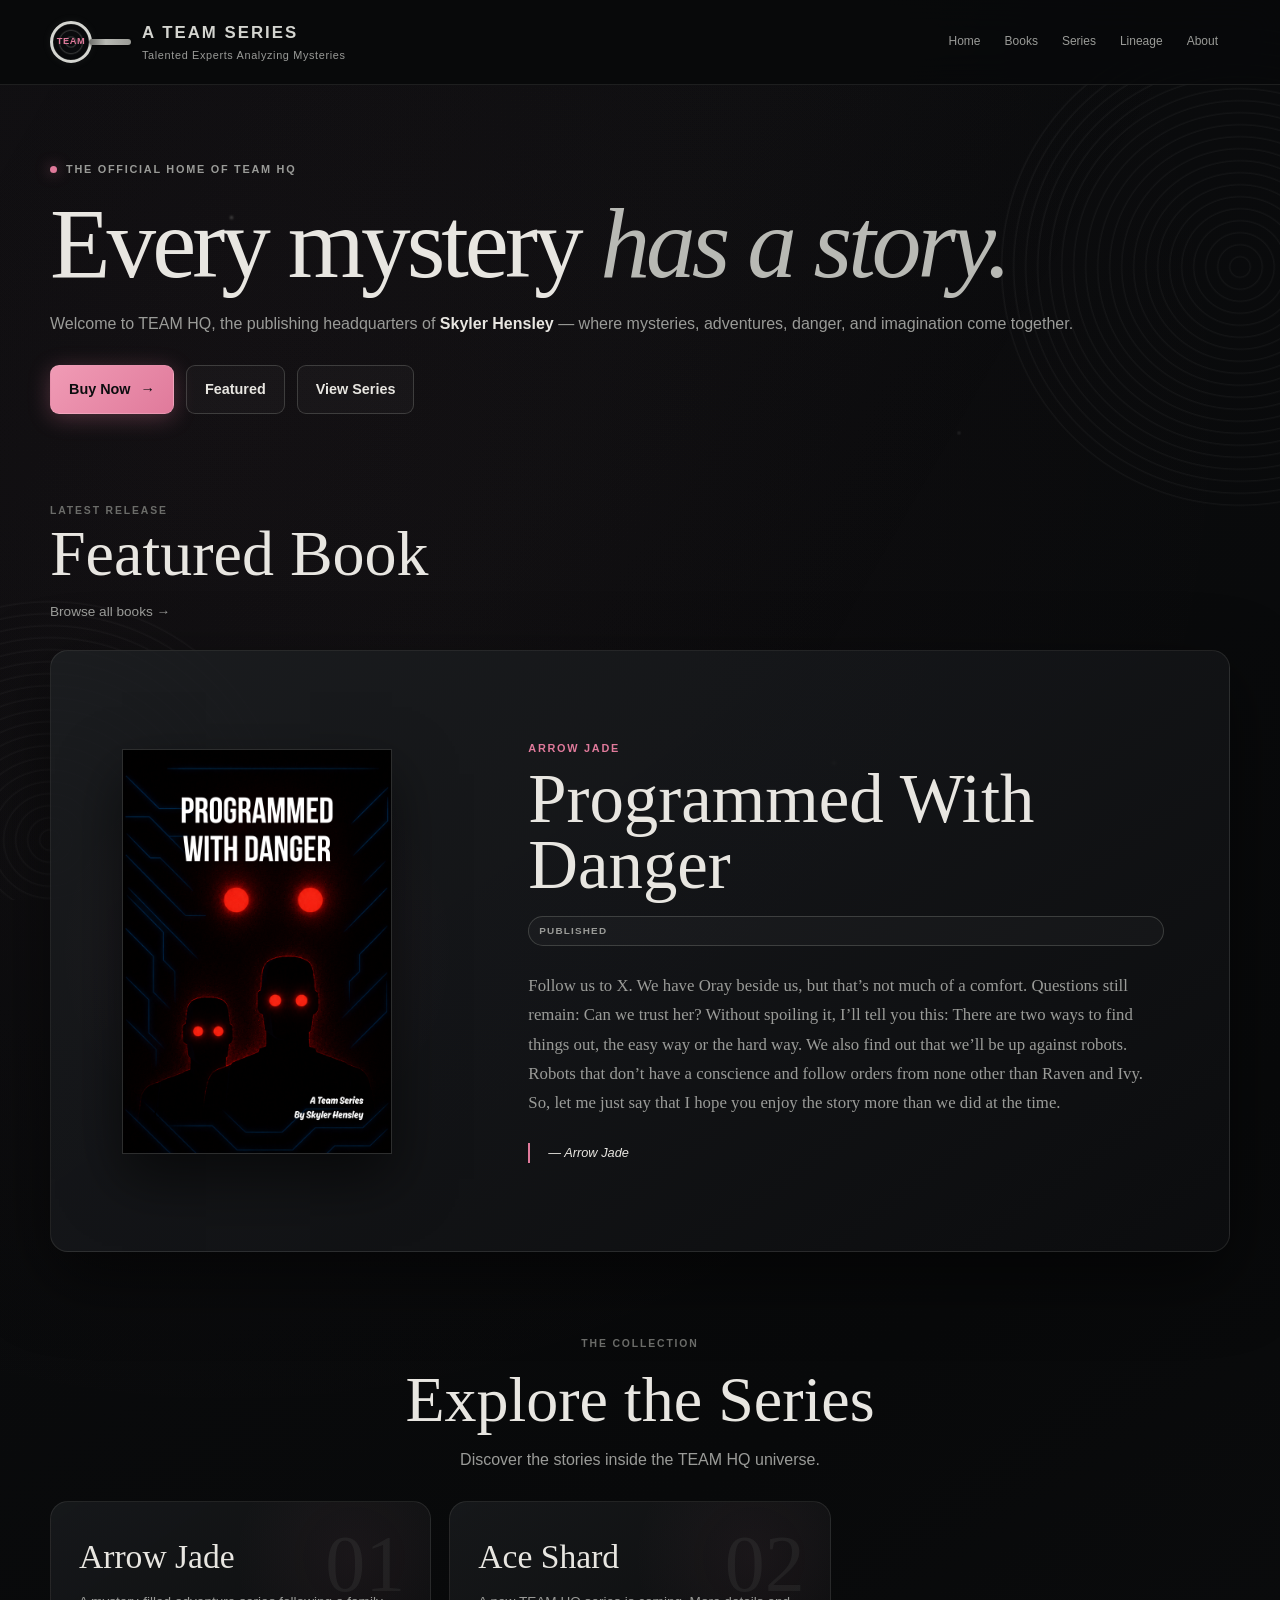
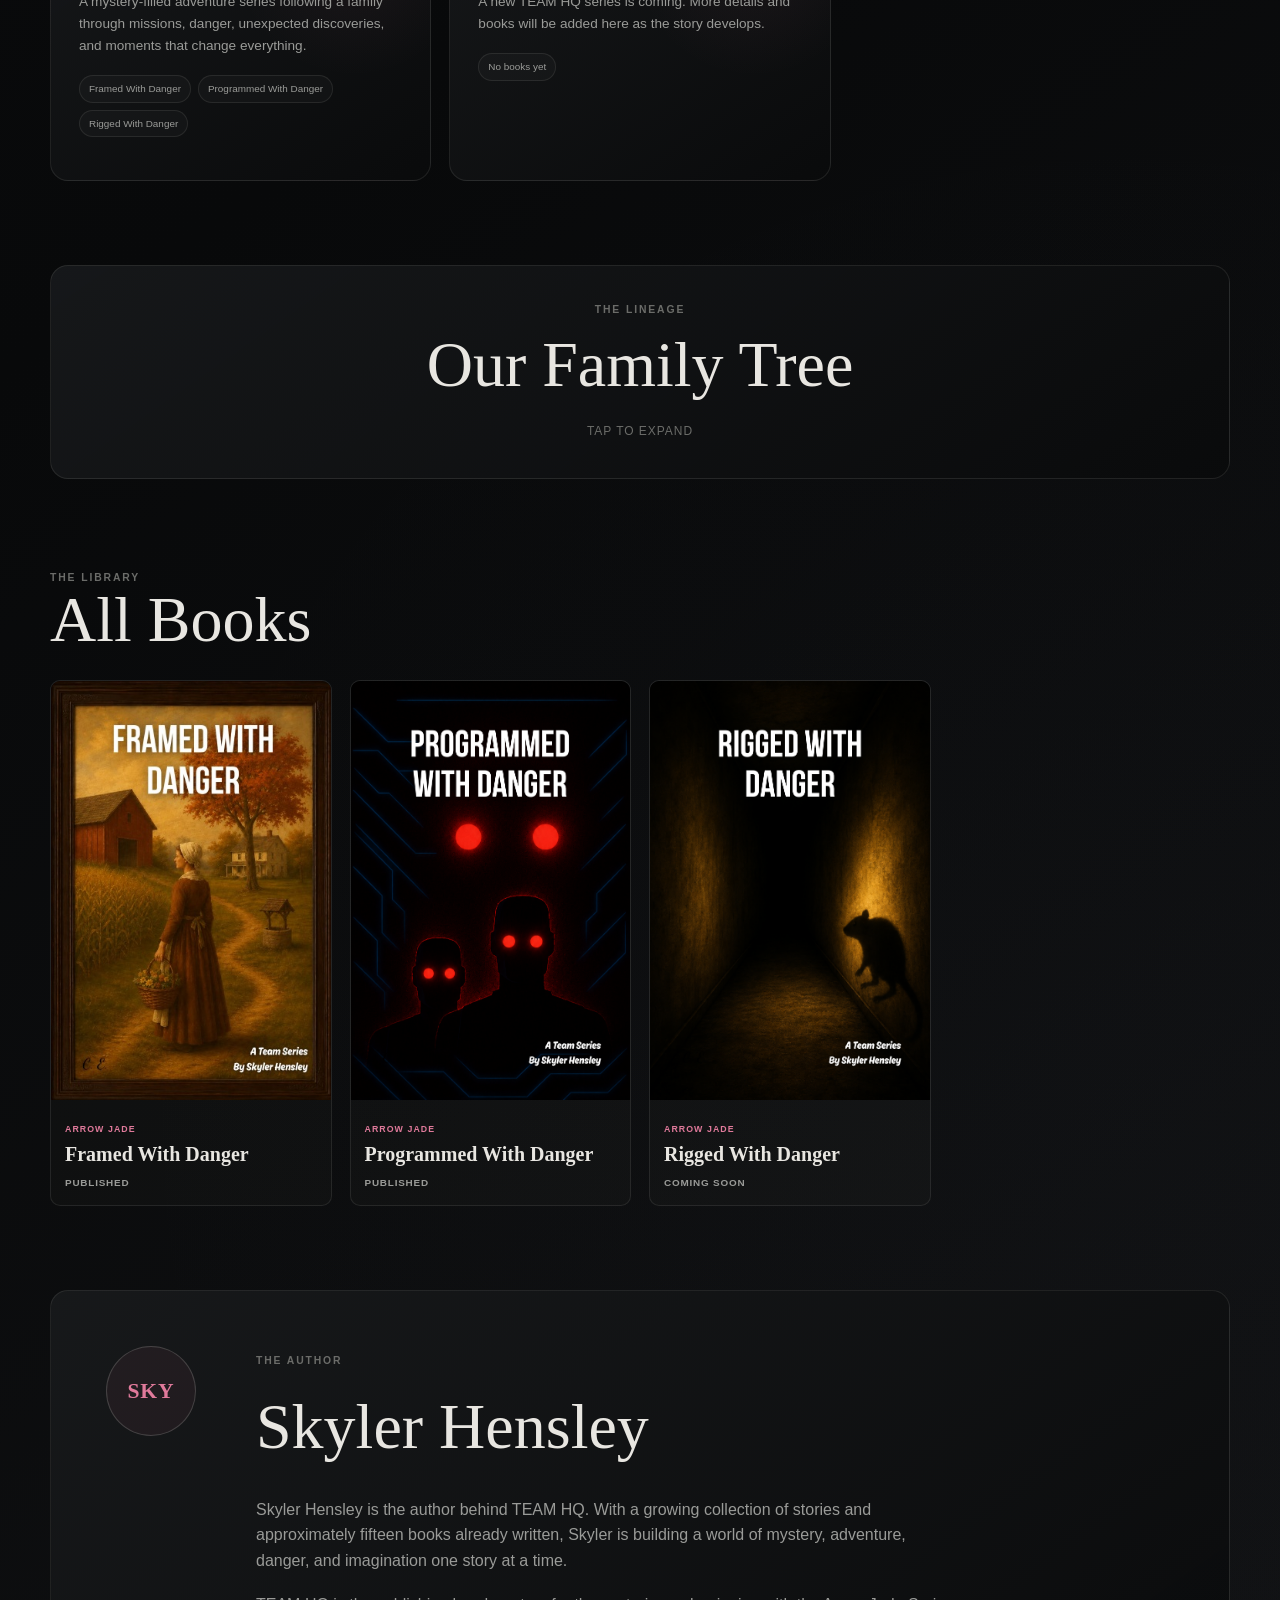
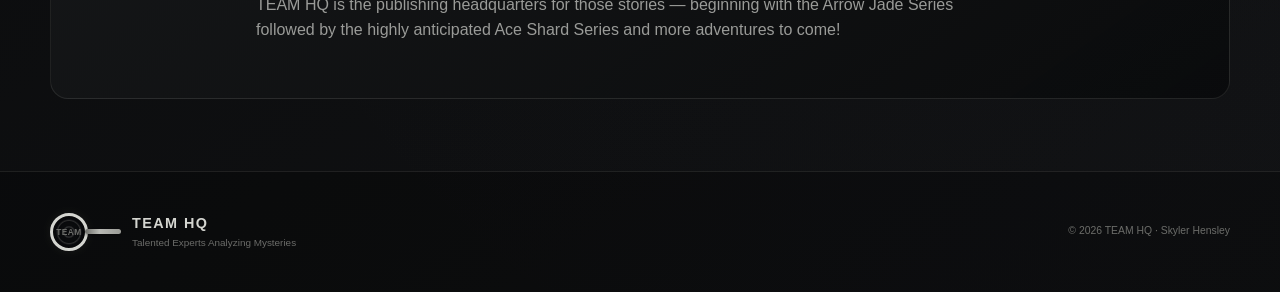
<file: index.html>
<!DOCTYPE html>
<html lang="en">
<head>
    <meta charset="UTF-8">
    <meta name="viewport" content="width=device-width, initial-scale=1.0">
    <meta name="description" content="TEAM HQ — Talented Experts Analyzing Mysteries. The official publishing company of author Skyler Hensley.">
    <meta name="author" content="Skyler Hensley">
    <title>A TEAM SERIES | Skyler Hensley</title>
    <link rel="stylesheet" href="styles.css">
</head>
<body>
    <div class="background-effects">
        <div class="fingerprint fingerprint-one"></div>
        <div class="fingerprint fingerprint-two"></div>
        <div class="dust dust-one"></div>
        <div class="dust dust-two"></div>
        <div class="dust dust-three"></div>
    </div>

    <header class="site-header">
        <div class="header-inner">
            <a href="#home" class="brand">
                <div class="brand-magnifier">
                    <div class="brand-glass">
                        <span class="brand-team">TEAM</span>
                    </div>
                    <div class="brand-handle"></div>
                </div>
                <div class="brand-text">
                    <span class="brand-name">A TEAM SERIES</span>
                    <span class="brand-tagline">Talented Experts Analyzing Mysteries</span>
                </div>
            </a>
            <button class="menu-toggle" id="menuToggle" aria-label="Open navigation" aria-expanded="false">
                <span></span>
                <span></span>
                <span></span>
            </button>
            <nav class="main-nav" id="mainNav">
                <a href="#home">Home</a>
                <a href="#books">Books</a>
                <a href="#series">Series</a>
                <a href="#family-tree">Lineage</a>
                <a href="#about">About</a>
            </nav>
        </div>
    </header>

    <main>
        <section class="hero" id="home">
            <div class="hero-content">
                <div class="hero-badge">
                    <span class="badge-dot"></span>
                    THE OFFICIAL HOME OF TEAM HQ
                </div>
                <h1>
                    Every mystery
                    <span>has a story.</span>
                </h1>
                <p class="hero-description">
                    Welcome to TEAM HQ, the publishing headquarters of
                    <strong>Skyler Hensley</strong> — where mysteries,
                    adventures, danger, and imagination come together.
                </p>
                <div class="hero-buttons">
                    <a href="https://www.lulu.com/search?sortBy=RELEVANCE&page=1&q=Skyler+Hensley&pageSize=10&adult_audience_rating=00" class="button button-primary" target="_blank" rel="noopener noreferrer">
                        Buy Now
                        <span>→</span>
                    </a>
                    <a href="#books" class="button button-secondary">
                        Featured
                    </a>
                    <a href="#series" class="button button-secondary">
                        View Series
                    </a>
                </div>
            </div>
        </section>

        <section class="featured-section section" id="books">
            <div class="section-heading">
                <div>
                    <span class="eyebrow">LATEST RELEASE</span>
                    <h2>Featured Book</h2>
                </div>
                <a href="#allBooks" class="heading-link">Browse all books →</a>
            </div>
            <div id="featuredBookContainer"></div>
        </section>

        <section class="series-section section" id="series">
            <div class="section-heading centered">
                <span class="eyebrow">THE COLLECTION</span>
                <h2>Explore the Series</h2>
                <p>Discover the stories inside the TEAM HQ universe.</p>
            </div>
            <div class="series-grid" id="seriesGrid"></div>
        </section>

        <section class="family-tree-section section" id="family-tree">
            <details class="family-tree-details">
                <summary class="family-tree-summary">
                    <div class="section-heading centered">
                        <span class="eyebrow">THE LINEAGE</span>
                        <h2>Our Family Tree</h2>
                        <p class="family-tree-hint">Tap to expand</p>
                    </div>
                </summary>
                <div class="family-tree-content">
                    <div class="vt-tree" id="familyTreeRoot">

                        <div class="vt-person couple">
                            <span>Christopher Evans</span>
                            <span class="union">∞</span>
                            <span>Clara Evans</span>
                        </div>

                        <details class="vt-branch">
                            <summary class="vt-node">Henry Evans <span class="vt-spouse">∞ Beth Brown</span></summary>
                            <div class="vt-children">

                                <details class="vt-branch">
                                    <summary class="vt-node">Nathan Evans <span class="vt-spouse">∞ Kate Miller</span></summary>
                                    <div class="vt-children">

                                        <details class="vt-branch">
                                            <summary class="vt-node">Arthur Evans <span class="vt-spouse">∞ Alicia Johnson</span></summary>
                                            <div class="vt-children">

                                                <details class="vt-branch">
                                                    <summary class="vt-node">Xander Evans <span class="vt-spouse">∞ Lena Clark</span></summary>
                                                    <div class="vt-children">
                                                        <details class="vt-branch">
                                                            <summary class="vt-node">Xander Evans Jr. <span class="vt-spouse">∞ Mara Davis</span></summary>
                                                            <div class="vt-children">
                                                                <details class="vt-branch">
                                                                    <summary class="vt-node">Raven Evans <span class="vt-spouse">∞ Calix (Clutch) Evans</span></summary>
                                                                    <div class="vt-children">
                                                                        <div class="vt-person">Scarlet Evans</div>
                                                                    </div>
                                                                </details>
                                                            </div>
                                                        </details>
                                                    </div>
                                                </details>

                                                <div class="vt-person">James Evans</div>
                                                <div class="vt-person">John Evans</div>
                                                <div class="vt-person">Andrew Evans</div>
                                                <div class="vt-person">Phillip Evans</div>
                                                <div class="vt-person">Thomas Evans</div>

                                                <details class="vt-branch">
                                                    <summary class="vt-node">Ava Evans <span class="vt-spouse">∞ Daniel Allen</span></summary>
                                                    <div class="vt-children">
                                                        <details class="vt-branch">
                                                            <summary class="vt-node">Fyra Allen <span class="vt-spouse">∞ Grant Thatcher</span></summary>
                                                            <div class="vt-children">

                                                                <details class="vt-branch">
                                                                    <summary class="vt-node">Rate Thatcher <span class="vt-spouse">∞ Rachel Brook</span></summary>
                                                                    <div class="vt-children">
                                                                        <details class="vt-branch">
                                                                            <summary class="vt-node">Taro Thatcher <span class="tag">Adopted</span> <span class="vt-spouse">∞ Diana Diez</span></summary>
                                                                            <div class="vt-children">
                                                                                <div class="vt-person">Lucas Thatcher</div>
                                                                                <div class="future-node">
                                                                                    <div class="vt-person spouse highlight">Ace Shard</div>
                                                                                    <div class="vt-person highlight">Case Thatcher</div>
                                                                                </div>
                                                                            </div>
                                                                        </details>
                                                                        <div class="vt-person">Eliza Thatcher</div>
                                                                    </div>
                                                                </details>

                                                                <details class="vt-branch">
                                                                    <summary class="vt-node">Traya Thatcher <span class="vt-spouse">∞ Rook Jade</span></summary>
                                                                    <div class="vt-children">
                                                                        <div class="vt-person highlight">Arrow Jade</div>
                                                                        <div class="vt-person">Jax Jade</div>
                                                                        <div class="vt-person">Oray Jade <span class="tag">Adopted</span></div>
                                                                    </div>
                                                                </details>

                                                            </div>
                                                        </details>
                                                    </div>
                                                </details>

                                            </div>
                                        </details>

                                        <div class="vt-person">Silvia Evans</div>
                                        <div class="vt-person">Jill Evans</div>
                                    </div>
                                </details>

                                <div class="vt-person">Mary Evans</div>
                                <div class="vt-person">Anne Evans</div>
                                <div class="vt-person">Will Evans</div>
                            </div>
                        </details>

                        <details class="vt-branch">
                            <summary class="vt-node">Other children of Christopher & Clara</summary>
                            <div class="vt-children">
                                <div class="vt-person">Abby Evans</div>
                                <div class="vt-person">Cal Evans</div>
                                <div class="vt-person">Ruth Evans</div>
                                <div class="vt-person">Lily Evans</div>
                                <div class="vt-person">Ben Evans</div>
                                <div class="vt-person">Tom Evans</div>
                                <div class="vt-person">Ellie Evans</div>
                                <div class="vt-person">Sam Evans</div>
                                <div class="vt-person">Rose Evans</div>
                                <div class="vt-person">Joe Evans</div>
                            </div>
                        </details>

                    </div>
                </div>
            </details>
        </section>

        <section class="all-books-section section" id="allBooks">
            <div class="section-heading">
                <div>
                    <span class="eyebrow">THE LIBRARY</span>
                    <h2>All Books</h2>
                </div>
            </div>
            <div class="books-grid" id="allBooksGrid"></div>
        </section>

        <section class="about-section section" id="about">
            <div class="about-card">
                <div class="about-mark">SKY</div>
                <div class="about-content">
                    <span class="eyebrow">THE AUTHOR</span>
                    <h2>Skyler Hensley</h2>
                    <p>
                        Skyler Hensley is the author behind TEAM HQ.
                        With a growing collection of stories and
                        approximately fifteen books already written,
                        Skyler is building a world of mystery,
                        adventure, danger, and imagination one story
                        at a time.
                    </p>
                    <p>
                        TEAM HQ is the publishing headquarters for those stories — beginning with the Arrow Jade Series followed by the highly anticipated Ace Shard Series and more adventures to come!
                    </p>
                </div>
            </div>
        </section>

        <footer class="site-footer">
            <div class="footer-inner">
                <div class="footer-brand">
                    <div class="brand-magnifier footer-magnifier">
                        <div class="brand-glass">
                            <span class="brand-team">TEAM</span>
                        </div>
                        <div class="brand-handle"></div>
                    </div>
                    <div>
                        <strong>TEAM HQ</strong>
                        <span>Talented Experts Analyzing Mysteries</span>
                    </div>
                </div>
                <div class="footer-author">
                    © <span id="currentYear"></span>
                    TEAM HQ · Skyler Hensley
                </div>
            </div>
        </footer>
    </main>

    <div class="modal" id="bookModal" aria-hidden="true">
        <div class="modal-overlay" data-close-modal></div>
        <div class="modal-window">
            <button class="modal-close" data-close-modal aria-label="Close">×</button>
            <div id="bookModalContent"></div>
        </div>
    </div>

    <script src="script.js"></script>
</body>
</html>
</file>
<file: styles.css>
:root {
    --bg: #0c0d0f;
    --bg-dark: #08090a;
    --bg-light: #16181b;
    --panel: rgba(20, 22, 25, 0.92);
    --text: #e8e6e1;
    --muted: #9a9b98;
    --dim: #6b6c69;
    --line: rgba(185, 186, 180, 0.12);
    --line-strong: rgba(185, 186, 180, 0.24);
    --accent: #b8b9b4;
    --accent-bright: #d4d5d0;
    --accent-dark: #7a7b76;
    --pink: #e07a9b;
    --pink-bright: #f09bb5;
    --pink-dark: #c45a7a;
    --success: #6ba87a;
    --danger: #c45c5c;
    --shadow: 0 25px 70px rgba(0, 0, 0, 0.55);
    --radius: 18px;
    --radius-small: 10px;
    --max-width: 1180px;
    --font-main: Inter, -apple-system, BlinkMacSystemFont, "Segoe UI", sans-serif;
    --font-display: Georgia, "Times New Roman", serif;
}

* {
    box-sizing: border-box;
    margin: 0;
    padding: 0;
}

html {
    scroll-behavior: smooth;
}

body {
    min-height: 100vh;
    background:
        radial-gradient(circle at 18% 12%, rgba(224, 122, 155, 0.035), transparent 32%),
        radial-gradient(circle at 88% 78%, rgba(90, 100, 120, 0.03), transparent 35%),
        linear-gradient(145deg, #0c0d0f 0%, #08090a 45%, #111214 100%);
    color: var(--text);
    font-family: var(--font-main);
    line-height: 1.6;
    overflow-x: hidden;
}

body.modal-open {
    overflow: hidden;
}

a {
    color: inherit;
    text-decoration: none;
}

button,
input,
textarea,
select {
    font: inherit;
}

button {
    cursor: pointer;
}

img {
    display: block;
    max-width: 100%;
}

.background-effects {
    position: fixed;
    inset: 0;
    overflow: hidden;
    pointer-events: none;
    z-index: -1;
}

.background-effects::after {
    content: "";
    position: absolute;
    inset: 0;
    background: linear-gradient(120deg, transparent 0%, rgba(184, 185, 180, 0.015) 45%, transparent 70%);
}

.fingerprint {
    position: absolute;
    width: 480px;
    height: 480px;
    border-radius: 50%;
    opacity: 0.07;
    transform: rotate(-18deg);
    background: repeating-radial-gradient(ellipse at center, transparent 0, transparent 9px, rgba(200, 200, 195, 0.75) 10px, transparent 12px);
}

.fingerprint-one {
    top: 3%;
    right: -200px;
}

.fingerprint-two {
    bottom: -180px;
    left: -190px;
    transform: rotate(28deg);
    opacity: 0.055;
}

.dust {
    position: absolute;
    border-radius: 50%;
    background: rgba(200, 200, 195, 0.35);
    filter: blur(1px);
}

.dust-one {
    width: 3px;
    height: 3px;
    left: 18%;
    top: 24%;
}

.dust-two {
    width: 2px;
    height: 2px;
    right: 25%;
    top: 48%;
}

.dust-three {
    width: 4px;
    height: 4px;
    left: 65%;
    bottom: 15%;
}

.site-header {
    position: sticky;
    top: 0;
    z-index: 100;
    border-bottom: 1px solid var(--line);
    background: rgba(8, 9, 10, 0.92);
    backdrop-filter: blur(18px);
}

.header-inner {
    width: min(calc(100% - 32px), var(--max-width));
    min-height: 76px;
    margin: auto;
    display: flex;
    align-items: center;
    justify-content: space-between;
    gap: 20px;
}

.brand {
    display: flex;
    align-items: center;
    gap: 14px;
    min-width: 0;
}

.brand-magnifier {
    position: relative;
    width: 78px;
    height: 42px;
    flex: 0 0 78px;
}

.brand-glass {
    position: absolute;
    left: 0;
    top: 0;
    width: 42px;
    height: 42px;
    border: 3px solid var(--accent-bright);
    border-radius: 50%;
    display: grid;
    place-items: center;
    background:
        repeating-radial-gradient(
            ellipse at center,
            transparent 0,
            transparent 4px,
            rgba(200, 200, 195, 0.22) 5px,
            transparent 6.5px
        ),
        rgba(12, 13, 15, 0.9);
    box-shadow: inset 0 0 12px rgba(0, 0, 0, 0.55), 0 0 10px rgba(184, 185, 180, 0.08);
    overflow: hidden;
}

.brand-team {
    position: relative;
    z-index: 2;
    font-size: 0.58rem;
    font-weight: 800;
    letter-spacing: 0.06em;
    color: var(--pink);
    line-height: 1;
}

.brand-handle {
    position: absolute;
    width: 42px;
    height: 6px;
    left: 39px;
    top: 18px;
    border-radius: 4px;
    background: linear-gradient(90deg, #6e6f6b, #b8b9b4 40%, #9a9b96);
    box-shadow: 0 1px 3px rgba(0, 0, 0, 0.4);
}

.brand-text {
    display: flex;
    flex-direction: column;
    min-width: 0;
}

.brand-name {
    font-size: 1.05rem;
    font-weight: 800;
    letter-spacing: 0.12em;
    color: var(--accent-bright);
}

.brand-tagline {
    display: none;
    color: var(--muted);
    font-size: 0.68rem;
    letter-spacing: 0.06em;
}

.menu-toggle {
    width: 44px;
    height: 44px;
    display: flex;
    flex-direction: column;
    justify-content: center;
    align-items: center;
    gap: 5px;
    border: 1px solid var(--line);
    border-radius: 9px;
    background: transparent;
    color: var(--text);
}

.menu-toggle span {
    width: 20px;
    height: 2px;
    background: currentColor;
    border-radius: 99px;
}

.main-nav {
    position: absolute;
    top: 76px;
    left: 16px;
    right: 16px;
    display: none;
    flex-direction: column;
    padding: 12px;
    background: rgba(12, 13, 15, 0.98);
    border: 1px solid var(--line);
    border-radius: var(--radius-small);
    box-shadow: var(--shadow);
}

.main-nav.open {
    display: flex;
}

.main-nav a {
    padding: 12px;
    border-radius: 8px;
    color: var(--muted);
    text-align: left;
    background: transparent;
    border: 0;
}

.main-nav a:hover {
    color: var(--text);
    background: rgba(224, 122, 155, 0.08);
}

.hero {
    width: min(calc(100% - 32px), var(--max-width));
    margin: auto;
    display: block;
    padding: 40px 0 20px;
}

.hero-content {
    position: relative;
    z-index: 2;
}

.hero-badge {
    display: inline-flex;
    align-items: center;
    gap: 9px;
    margin-bottom: 20px;
    color: var(--muted);
    font-size: 0.68rem;
    font-weight: 700;
    letter-spacing: 0.16em;
}

.badge-dot {
    width: 7px;
    height: 7px;
    border-radius: 50%;
    background: var(--pink);
    box-shadow: 0 0 14px rgba(224, 122, 155, 0.6);
}

.hero h1 {
    max-width: none;
    width: 100%;
    font-family: var(--font-display);
    font-size: clamp(3.2rem, 14vw, 6.7rem);
    font-weight: 400;
    line-height: 0.92;
    letter-spacing: -0.055em;
}

.hero h1 span {
    display: block;
    color: var(--accent);
    font-style: italic;
}

.hero-description {
    max-width: none;
    width: 100%;
    margin-top: 22px;
    color: var(--muted);
    font-size: 1rem;
}

.hero-description strong {
    color: var(--text);
}

.hero-buttons {
    display: flex;
    flex-wrap: wrap;
    gap: 12px;
    margin-top: 28px;
}

.button {
    min-height: 48px;
    padding: 12px 18px;
    display: inline-flex;
    align-items: center;
    justify-content: center;
    gap: 10px;
    border-radius: 9px;
    font-size: 0.9rem;
    font-weight: 700;
    transition: transform 0.2s ease, background 0.2s ease, border-color 0.2s ease, box-shadow 0.2s ease;
}

.button:hover {
    transform: translateY(-2px);
}

.button-primary {
    background: linear-gradient(135deg, var(--pink-bright) 0%, var(--pink) 100%);
    color: #0c0d0f;
    border: 1px solid rgba(255, 255, 255, 0.12);
    box-shadow: 0 4px 22px rgba(224, 122, 155, 0.3);
}

.button-primary:hover {
    background: linear-gradient(135deg, #f5aec4 0%, var(--pink-bright) 100%);
    box-shadow: 0 6px 28px rgba(224, 122, 155, 0.4);
}

.button-secondary {
    border: 1px solid var(--line-strong);
    color: var(--text);
    background: rgba(184, 185, 180, 0.04);
}

.button-secondary:hover {
    background: rgba(224, 122, 155, 0.08);
    border-color: var(--pink);
}

.hero-visual {
    display: flex;
    justify-content: center;
    align-items: center;
}

.hero-logo {
    width: min(100%, 380px);
    height: auto;
    display: block;
    object-fit: contain;
    filter: drop-shadow(0 16px 32px rgba(0, 0, 0, 0.5));
}

.section {
    width: min(calc(100% - 32px), var(--max-width));
    margin: 0 auto;
    padding: 36px 0;
    scroll-margin-top: 90px;
}

.section-heading {
    display: flex;
    flex-direction: column;
    gap: 15px;
    margin-bottom: 28px;
}

.section-heading.centered {
    text-align: center;
    align-items: center;
}

.section-heading h2 {
    font-family: var(--font-display);
    font-size: clamp(2.3rem, 8vw, 4rem);
    font-weight: 400;
    line-height: 1;
}

.section-heading p {
    max-width: 570px;
    color: var(--muted);
}

.eyebrow {
    color: var(--dim);
    font-size: 0.65rem;
    font-weight: 800;
    letter-spacing: 0.18em;
}

.heading-link {
    color: var(--muted);
    font-size: 0.85rem;
}

.heading-link:hover {
    color: var(--pink-bright);
}

.featured-card {
    display: grid;
    overflow: hidden;
    border: 1px solid var(--line);
    border-radius: var(--radius);
    background: linear-gradient(145deg, rgba(28, 30, 33, 0.9), rgba(12, 13, 15, 0.95));
    box-shadow: var(--shadow);
}

.featured-cover {
    min-height: 420px;
    padding: 30px;
    display: flex;
    align-items: center;
    justify-content: center;
    background: radial-gradient(circle at center, rgba(224, 122, 155, 0.05), transparent 55%);
}

.cover-frame {
    width: min(100%, 270px);
    aspect-ratio: 2 / 3;
    overflow: hidden;
    border: 1px solid rgba(184, 185, 180, 0.2);
    background: #0a0b0c;
    box-shadow: 0 25px 55px rgba(0, 0, 0, 0.55);
}

.cover-frame img {
    width: 100%;
    height: 100%;
    object-fit: cover;
}

.cover-placeholder {
    width: 100%;
    height: 100%;
    display: flex;
    align-items: center;
    justify-content: center;
    padding: 30px;
    text-align: center;
    color: var(--muted);
    background: repeating-linear-gradient(135deg, rgba(184, 185, 180, 0.04) 0, rgba(184, 185, 180, 0.04) 1px, transparent 1px, transparent 9px);
}

.featured-info {
    padding: 32px;
}

.featured-series {
    color: var(--pink);
    font-size: 0.68rem;
    font-weight: 800;
    letter-spacing: 0.16em;
    text-transform: uppercase;
}

.featured-info h3 {
    margin-top: 10px;
    font-family: var(--font-display);
    font-size: clamp(2.2rem, 8vw, 4.3rem);
    font-weight: 400;
    line-height: 0.95;
}

.featured-status {
    display: inline-flex;
    margin-top: 18px;
    padding: 6px 10px;
    border: 1px solid var(--line-strong);
    border-radius: 999px;
    color: var(--muted);
    font-size: 0.62rem;
    font-weight: 800;
    letter-spacing: 0.12em;
    text-transform: uppercase;
    background: rgba(184, 185, 180, 0.04);
}

.featured-description {
    margin-top: 25px;
    color: var(--muted);
    font-family: var(--font-display);
    font-size: 1.05rem;
    line-height: 1.75;
}

.featured-quote {
    margin-top: 25px;
    padding-left: 18px;
    border-left: 2px solid var(--pink);
    color: var(--text);
    font-size: 0.8rem;
    font-style: italic;
}

.series-grid {
    display: grid;
    grid-template-columns: 1fr;
    gap: 18px;
}

.series-card {
    position: relative;
    overflow: hidden;
    min-height: 280px;
    padding: 28px;
    display: flex;
    flex-direction: column;
    justify-content: flex-start;
    border: 1px solid var(--line);
    border-radius: var(--radius);
    background:
        radial-gradient(circle at 80% 20%, rgba(224, 122, 155, 0.05), transparent 32%),
        linear-gradient(145deg, rgba(24, 26, 28, 0.9), rgba(10, 11, 12, 0.95));
    transition: transform 0.25s ease, border-color 0.25s ease;
}

.series-card:hover {
    transform: translateY(-5px);
    border-color: var(--line-strong);
}

.series-number {
    position: absolute;
    top: 22px;
    right: 25px;
    color: rgba(184, 185, 180, 0.08);
    font-family: var(--font-display);
    font-size: 5rem;
    line-height: 1;
}

.series-card h3 {
    position: relative;
    font-family: var(--font-display);
    font-size: 2.1rem;
    font-weight: 400;
}

.series-card p {
    position: relative;
    margin-top: 8px;
    color: var(--muted);
    font-size: 0.85rem;
}

.series-books {
    position: relative;
    display: flex;
    flex-wrap: wrap;
    gap: 7px;
    margin-top: 18px;
}

.series-book-pill {
    padding: 5px 9px;
    border: 1px solid var(--line);
    border-radius: 999px;
    color: var(--muted);
    font-size: 0.62rem;
    background: rgba(184, 185, 180, 0.03);
}

.books-grid {
    display: grid;
    grid-template-columns: repeat(2, minmax(0, 1fr));
    gap: 14px;
}

.book-card {
    overflow: hidden;
    border: 1px solid var(--line);
    border-radius: var(--radius-small);
    background: rgba(184, 185, 180, 0.025);
    transition: transform 0.2s ease, border-color 0.2s ease;
}

.book-card:hover {
    transform: translateY(-4px);
    border-color: var(--line-strong);
}

.book-cover {
    aspect-ratio: 2 / 3;
    overflow: hidden;
    background: #0a0b0c;
}

.book-cover img {
    width: 100%;
    height: 100%;
    object-fit: cover;
}

.book-info {
    padding: 14px;
}

.book-series {
    color: var(--pink);
    font-size: 0.55rem;
    font-weight: 800;
    letter-spacing: 0.12em;
    text-transform: uppercase;
}

.book-title {
    margin-top: 4px;
    font-family: var(--font-display);
    font-size: 1.25rem;
    line-height: 1.05;
}

.book-status {
    margin-top: 10px;
    color: var(--muted);
    font-size: 0.62rem;
    font-weight: 700;
    text-transform: uppercase;
    letter-spacing: 0.08em;
}

.about-card {
    display: grid;
    gap: 30px;
    padding: 35px;
    border: 1px solid var(--line);
    border-radius: var(--radius);
    background: linear-gradient(145deg, rgba(24, 26, 28, 0.9), rgba(10, 11, 12, 0.95));
}

.about-mark {
    width: 90px;
    height: 90px;
    display: grid;
    place-items: center;
    border: 1px solid var(--line-strong);
    border-radius: 50%;
    color: var(--pink);
    background: rgba(224, 122, 155, 0.06);
    font-family: var(--font-display);
    font-size: 1.35rem;
    font-weight: 600;
    letter-spacing: 0.04em;
}

.about-content h2 {
    margin-top: 5px;
    font-family: var(--font-display);
    font-size: clamp(2.3rem, 8vw, 4rem);
    font-weight: 400;
}

.about-content p {
    max-width: 700px;
    margin-top: 18px;
    color: var(--muted);
}

.family-tree-section {
    padding-top: 20px;
    padding-bottom: 20px;
}

.family-tree-details {
    border: 1px solid var(--line);
    border-radius: var(--radius);
    background: linear-gradient(145deg, rgba(24, 26, 28, 0.9), rgba(10, 11, 12, 0.95));
    overflow: hidden;
}

.family-tree-summary {
    list-style: none;
    cursor: pointer;
    padding: 28px 24px;
    user-select: none;
    -webkit-tap-highlight-color: transparent;
}

.family-tree-summary::-webkit-details-marker {
    display: none;
}

.family-tree-summary .section-heading {
    margin-bottom: 0;
    pointer-events: none;
}

.family-tree-hint {
    margin-top: 10px !important;
    color: var(--dim) !important;
    font-size: 0.75rem !important;
    letter-spacing: 0.08em;
    text-transform: uppercase;
    transition: color 0.2s ease;
}

.family-tree-details[open] .family-tree-hint {
    color: var(--pink) !important;
}

.family-tree-details[open] .family-tree-hint::after {
    content: " · tap to close";
}

.family-tree-content {
    padding: 0 16px 28px;
}

.vt-tree {
    display: flex;
    flex-direction: column;
    gap: 6px;
    max-width: 640px;
    margin: 0 auto;
}

.vt-person {
    display: flex;
    flex-wrap: wrap;
    align-items: center;
    gap: 8px;
    padding: 12px 16px;
    border: 1px solid var(--line);
    border-radius: 10px;
    background: rgba(184, 185, 180, 0.04);
    font-family: var(--font-display);
    font-size: 0.95rem;
    color: var(--text);
}

.vt-person.couple {
    justify-content: center;
    gap: 10px;
    padding: 14px 18px;
    margin-bottom: 8px;
    background: rgba(184, 185, 180, 0.06);
}

.vt-person.couple .union {
    color: var(--pink);
    font-size: 1.15rem;
}

.vt-person.highlight {
    border-color: var(--pink);
    color: var(--pink-bright);
    background: rgba(224, 122, 155, 0.12);
    box-shadow: 0 0 16px rgba(224, 122, 155, 0.22);
    font-weight: 600;
}

.vt-person.spouse {
    border-style: dashed;
    color: var(--muted);
    font-size: 0.88rem;
}

.vt-branch {
    border: 1px solid var(--line);
    border-radius: 10px;
    background: rgba(0, 0, 0, 0.15);
    overflow: hidden;
}

.vt-branch[open] {
    background: rgba(184, 185, 180, 0.03);
}

.vt-node {
    list-style: none;
    cursor: pointer;
    padding: 13px 16px;
    font-family: var(--font-display);
    font-size: 0.95rem;
    color: var(--text);
    display: flex;
    flex-wrap: wrap;
    align-items: center;
    gap: 8px;
    user-select: none;
    -webkit-tap-highlight-color: transparent;
    position: relative;
}

.vt-node::-webkit-details-marker {
    display: none;
}

.vt-node::before {
    content: "+";
    display: inline-flex;
    align-items: center;
    justify-content: center;
    width: 20px;
    height: 20px;
    border-radius: 50%;
    border: 1px solid var(--line-strong);
    color: var(--muted);
    font-family: var(--font-main);
    font-size: 0.85rem;
    font-weight: 700;
    flex-shrink: 0;
    transition: background 0.2s ease, color 0.2s ease, border-color 0.2s ease;
}

.vt-branch[open] > .vt-node::before {
    content: "−";
    background: rgba(224, 122, 155, 0.15);
    border-color: var(--pink);
    color: var(--pink-bright);
}

.vt-spouse {
    color: var(--muted);
    font-size: 0.82rem;
    font-style: italic;
}

.vt-children {
    padding: 4px 8px 12px 28px;
    display: flex;
    flex-direction: column;
    gap: 6px;
    border-top: 1px solid var(--line);
}

.tag {
    display: inline-block;
    padding: 2px 7px;
    border-radius: 999px;
    background: rgba(184, 185, 180, 0.12);
    color: var(--dim);
    font-family: var(--font-main);
    font-size: 0.58rem;
    font-weight: 700;
    letter-spacing: 0.06em;
    text-transform: uppercase;
}

.future-node {
    display: none;
    flex-direction: column;
    gap: 6px;
}

body.show-future .future-node {
    display: flex;
}

.site-footer {
    margin-top: 30px;
    border-top: 1px solid var(--line);
    background: rgba(0, 0, 0, 0.25);
}

.footer-inner {
    width: min(calc(100% - 32px), var(--max-width));
    min-height: 120px;
    margin: auto;
    display: flex;
    flex-direction: column;
    justify-content: center;
    gap: 22px;
}

.footer-brand {
    display: flex;
    align-items: center;
    gap: 12px;
}

.footer-magnifier {
    width: 70px;
    height: 38px;
    flex: 0 0 70px;
}

.footer-magnifier .brand-glass {
    width: 38px;
    height: 38px;
}

.footer-magnifier .brand-team {
    font-size: 0.52rem;
}

.footer-magnifier .brand-handle {
    width: 36px;
    height: 5px;
    left: 35px;
    top: 16.5px;
}

.footer-brand strong {
    display: block;
    font-size: 0.9rem;
    letter-spacing: 0.1em;
    color: var(--accent-bright);
}

.footer-brand span {
    display: block;
    color: var(--dim);
    font-size: 0.62rem;
}

.footer-author {
    color: var(--dim);
    font-size: 0.65rem;
}

.modal {
    position: fixed;
    inset: 0;
    display: none;
    z-index: 1000;
}

.modal.active {
    display: flex;
}

.modal-overlay {
    position: absolute;
    inset: 0;
    background: rgba(4, 5, 6, 0.88);
    backdrop-filter: blur(8px);
}

.modal-window {
    position: relative;
    width: min(calc(100% - 28px), 850px);
    max-height: calc(100vh - 40px);
    margin: auto;
    overflow: auto;
    border: 1px solid var(--line-strong);
    border-radius: var(--radius);
    background: #141618;
    box-shadow: var(--shadow);
}

.modal-close {
    width: 38px;
    height: 38px;
    display: grid;
    place-items: center;
    border: 1px solid var(--line);
    border-radius: 50%;
    background: rgba(0, 0, 0, 0.35);
    color: var(--muted);
    font-size: 1.5rem;
    line-height: 1;
}

.modal-window > .modal-close {
    position: absolute;
    top: 15px;
    right: 15px;
    z-index: 3;
}

.modal-book {
    display: grid;
}

.modal-book-cover {
    padding: 35px;
    display: flex;
    justify-content: center;
    background: rgba(0, 0, 0, 0.25);
}

.modal-book-cover .cover-frame {
    width: min(240px, 100%);
}

.modal-book-info {
    padding: 35px;
}

.modal-book-info h2 {
    margin-top: 8px;
    font-family: var(--font-display);
    font-size: clamp(2.2rem, 9vw, 4.3rem);
    font-weight: 400;
    line-height: 0.95;
}

.modal-book-info p {
    margin-top: 25px;
    color: var(--muted);
    font-family: var(--font-display);
    line-height: 1.8;
}

.modal-book-quote {
    margin-top: 25px;
    padding: 20px;
    border-left: 2px solid var(--pink);
    color: var(--muted);
    font-size: 0.85rem;
    font-style: italic;
}

.empty-state {
    padding: 40px 20px;
    border: 1px dashed var(--line);
    border-radius: var(--radius-small);
    color: var(--dim);
    text-align: center;
}

@media (min-width: 650px) {
    .header-inner,
    .hero,
    .section,
    .footer-inner {
        width: min(calc(100% - 48px), var(--max-width));
    }

    .brand-tagline {
        display: block;
    }

    .books-grid {
        grid-template-columns: repeat(3, minmax(0, 1fr));
        gap: 18px;
    }

    .series-grid {
        grid-template-columns: repeat(2, minmax(0, 1fr));
    }

    .about-card {
        grid-template-columns: 120px 1fr;
        align-items: start;
        padding: 55px;
    }

    .footer-inner {
        flex-direction: row;
        align-items: center;
        justify-content: space-between;
    }
}

@media (min-width: 900px) {
    .header-inner {
        min-height: 84px;
    }

    .menu-toggle {
        display: none;
    }

    .main-nav {
        position: static;
        display: flex;
        flex-direction: row;
        align-items: center;
        padding: 0;
        background: transparent;
        border: 0;
        box-shadow: none;
    }

    .main-nav a {
        padding: 9px 12px;
        text-align: center;
        font-size: 0.75rem;
    }

    .hero {
        width: min(calc(100% - 48px), var(--max-width));
        padding: 70px 0 40px;
    }

    .hero h1 span {
        display: inline;
    }

    .hero-visual {
        justify-content: flex-end;
    }

    .hero-logo {
        width: min(100%, 400px);
    }

    .section {
        scroll-margin-top: 100px;
    }

    .featured-card {
        grid-template-columns: 0.7fr 1.3fr;
    }

    .featured-cover {
        min-height: 600px;
    }

    .featured-info {
        padding: 65px;
        display: flex;
        flex-direction: column;
        justify-content: center;
    }

    .series-grid {
        grid-template-columns: repeat(3, minmax(0, 1fr));
    }

    .books-grid {
        grid-template-columns: repeat(4, minmax(0, 1fr));
    }

    .modal-book {
        grid-template-columns: 0.75fr 1.25fr;
    }

    .modal-book-cover {
        min-height: 550px;
        align-items: center;
    }

    .family-tree-summary {
        padding: 36px 40px;
    }

    .family-tree-content {
        padding: 0 28px 40px;
    }

    .vt-tree {
        max-width: 720px;
    }
}

@media (min-width: 1200px) {
    .hero h1 {
        font-size: 6.2rem;
        letter-spacing: -0.04em;
    }

    .section {
        padding-top: 42px;
        padding-bottom: 42px;
    }
}

@media (prefers-reduced-motion: reduce) {
    html {
        scroll-behavior: auto;
    }

    *,
    *::before,
    *::after {
        transition: none !important;
        animation: none !important;
    }
}
</file>
